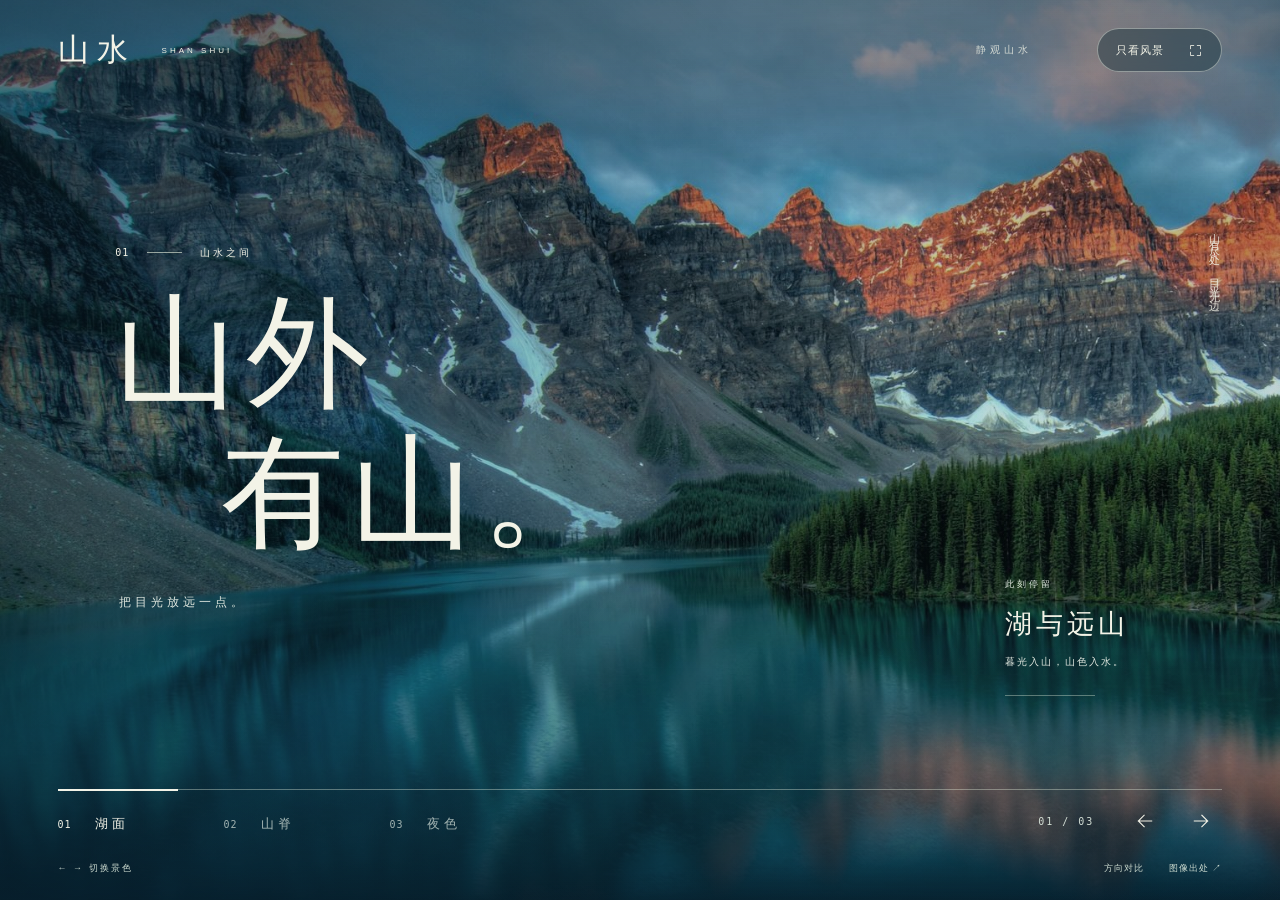
<file: examples/landscape/index.html>
<!doctype html>
<html lang="zh-CN">
<head>
  <meta charset="utf-8">
  <meta name="viewport" content="width=device-width,initial-scale=1">
  <meta name="theme-color" content="#102b31">
  <title>山水 · 山外有山</title>
  <link rel="preload" href="assets/lake-nature.jpg" as="image">
  <link rel="stylesheet" href="styles.css">
</head>
<body>
<main class="stage" id="stage" data-scene="lake" aria-label="山水风景长卷">
  <div class="landscapes" aria-live="off">
    <img id="landscape-a" class="landscape is-visible" src="assets/lake-nature.jpg" alt="暮光照亮山峰，林木与山色倒映在湖面" fetchpriority="high">
    <img id="landscape-b" class="landscape" alt="" aria-hidden="true">
  </div>
  <div class="shade" aria-hidden="true"></div>
  <header class="topline">
    <a class="brand" href="#lake" data-chrome aria-label="山水，回到湖面">山水<span>SHAN SHUI</span></a>
    <span class="top-caption" data-chrome>静观山水</span>
    <button id="quiet" class="quiet-button" aria-pressed="false"><span id="quiet-label">只看风景</span><svg viewBox="0 0 24 24" aria-hidden="true"><path d="M9 4H4v5M15 4h5v5M4 15v5h5M20 15v5h-5"/></svg></button>
  </header>
  <section class="composition" data-chrome aria-labelledby="scene-title">
    <div class="title-group">
      <p class="overline"><span id="chapter-number">01</span><span class="small-rule"></span><span>山水之间</span></p>
      <h1 id="scene-title"><span id="title-first">山外</span><span id="title-second">有山。</span></h1>
      <p class="scene-line" id="scene-line">把目光放远一点。</p>
    </div>
    <aside class="scene-note"><span>此刻停留</span><h2 id="scene-name">湖与远山</h2><p id="scene-detail">暮光入山，山色入水。</p><span class="note-rule" aria-hidden="true"></span></aside>
    <p class="vertical-caption" aria-hidden="true">山有尽处，目光无边</p>
  </section>
  <footer class="footer" data-chrome>
    <div class="chapter-row">
      <nav class="chapters" aria-label="选择风景章节">
        <button data-scene="lake" aria-pressed="true" aria-label="湖面，第1景"><span>01</span><b>湖面</b></button>
        <button data-scene="ridge" aria-pressed="false" aria-label="山脊，第2景"><span>02</span><b>山脊</b></button>
        <button data-scene="night" aria-pressed="false" aria-label="夜色，第3景"><span>03</span><b>夜色</b></button>
      </nav>
      <div class="traverse"><span id="progress">01 / 03</span><button id="previous" aria-label="上一景"><svg viewBox="0 0 24 24" aria-hidden="true"><path d="M20 12H4m7-7-7 7 7 7"/></svg></button><button id="next" aria-label="下一景"><svg viewBox="0 0 24 24" aria-hidden="true"><path d="M4 12h16m-7-7 7 7-7 7"/></svg></button></div>
    </div>
    <div class="footnotes"><span class="keyboard-hint">← → 切换景色</span><a href="explorations/index.html">方向对比</a><a href="sources.html">图像出处 ↗</a></div>
  </footer>
  <div class="load-error" id="load-error" hidden role="alert"><span id="error-message">画面未能加载，仍保留上一景。</span><button id="retry">重试</button></div>
  <p class="sr-only" role="status" id="status"></p>
</main>
<noscript><p class="no-script">当前为湖面静态景色；切换景色需要浏览器启用 JavaScript。</p></noscript>
<script src="app.js"></script>
</body>
</html>
</file>
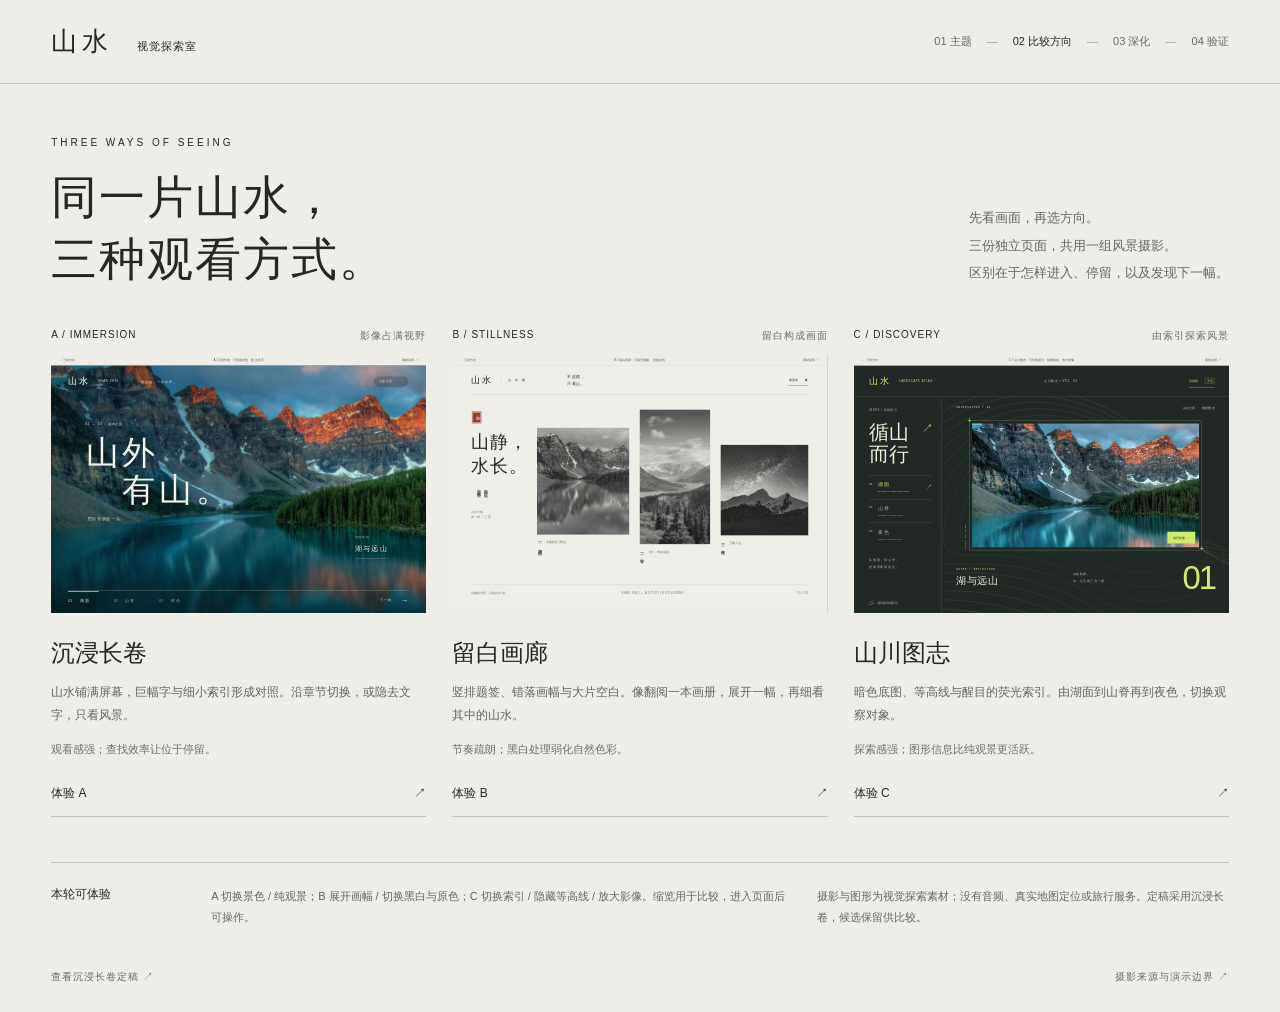
<file: examples/landscape/explorations/index.html>
<!doctype html>
<html lang="zh-CN"><head><meta charset="utf-8"><meta name="viewport" content="width=device-width,initial-scale=1"><title>山水 · 三种观看方式</title><link rel="stylesheet" href="compare.css"></head>
<body>
<header class="masthead"><a class="wordmark" href="../index.html">山水<span>视觉探索室</span></a><span class="step">01 主题 <i>—</i> <b>02 比较方向</b> <i>—</i> 03 深化 <i>—</i> 04 验证</span></header>
<main><div class="intro"><div><span class="eyebrow">THREE WAYS OF SEEING</span><h1>同一片山水，<br>三种观看方式。</h1></div><p>先看画面，再选方向。<br>三份独立页面，共用一组风景摄影。<br>区别在于怎样进入、停留，以及发现下一幅。</p></div>
<div class="candidates">
<article><div class="caption"><span>A / IMMERSION</span><span>影像占满视野</span></div><a class="preview" href="a.html" aria-label="打开 A 沉浸长卷"><iframe src="a.html?preview" title="A 沉浸长卷缩览" tabindex="-1" inert></iframe><span class="open">进入长卷 ↗</span></a><div class="description"><h2>沉浸长卷</h2><p>山水铺满屏幕，巨幅字与细小索引形成对照。沿章节切换，或隐去文字，只看风景。</p><p class="tradeoff">观看感强；查找效率让位于停留。</p><a href="a.html">体验 A <span>↗</span></a></div></article>
<article><div class="caption"><span>B / STILLNESS</span><span>留白构成画面</span></div><a class="preview" href="b.html" aria-label="打开 B 留白画廊"><iframe src="b.html?preview" title="B 留白画廊缩览" tabindex="-1" inert></iframe><span class="open">步入画廊 ↗</span></a><div class="description"><h2>留白画廊</h2><p>竖排题签、错落画幅与大片空白。像翻阅一本画册，展开一幅，再细看其中的山水。</p><p class="tradeoff">节奏疏朗；黑白处理弱化自然色彩。</p><a href="b.html">体验 B <span>↗</span></a></div></article>
<article><div class="caption"><span>C / DISCOVERY</span><span>由索引探索风景</span></div><a class="preview" href="c.html" aria-label="打开 C 山川图志"><iframe src="c.html?preview" title="C 山川图志缩览" tabindex="-1" inert></iframe><span class="open">展开图志 ↗</span></a><div class="description"><h2>山川图志</h2><p>暗色底图、等高线与醒目的荧光索引。由湖面到山脊再到夜色，切换观察对象。</p><p class="tradeoff">探索感强；图形信息比纯观景更活跃。</p><a href="c.html">体验 C <span>↗</span></a></div></article>
</div>
<aside class="scope"><b>本轮可体验</b><p>A 切换景色 / 纯观景；B 展开画幅 / 切换黑白与原色；C 切换索引 / 隐藏等高线 / 放大影像。缩览用于比较，进入页面后可操作。</p><p>摄影与图形为视觉探索素材；没有音频、真实地图定位或旅行服务。定稿采用沉浸长卷，候选保留供比较。</p></aside>
<footer><a href="../index.html">查看沉浸长卷定稿 ↗</a><a href="../sources.html">摄影来源与演示边界 ↗</a></footer></main>
<script>const observer=new ResizeObserver(entries=>{for(const entry of entries){const frame=entry.target.querySelector('iframe');frame.style.transform=`scale(${entry.contentRect.width/1280})`;entry.target.style.height=`${entry.contentRect.width*880/1280}px`;}});document.querySelectorAll('.preview').forEach(el=>observer.observe(el));</script>
</body></html>
</file>
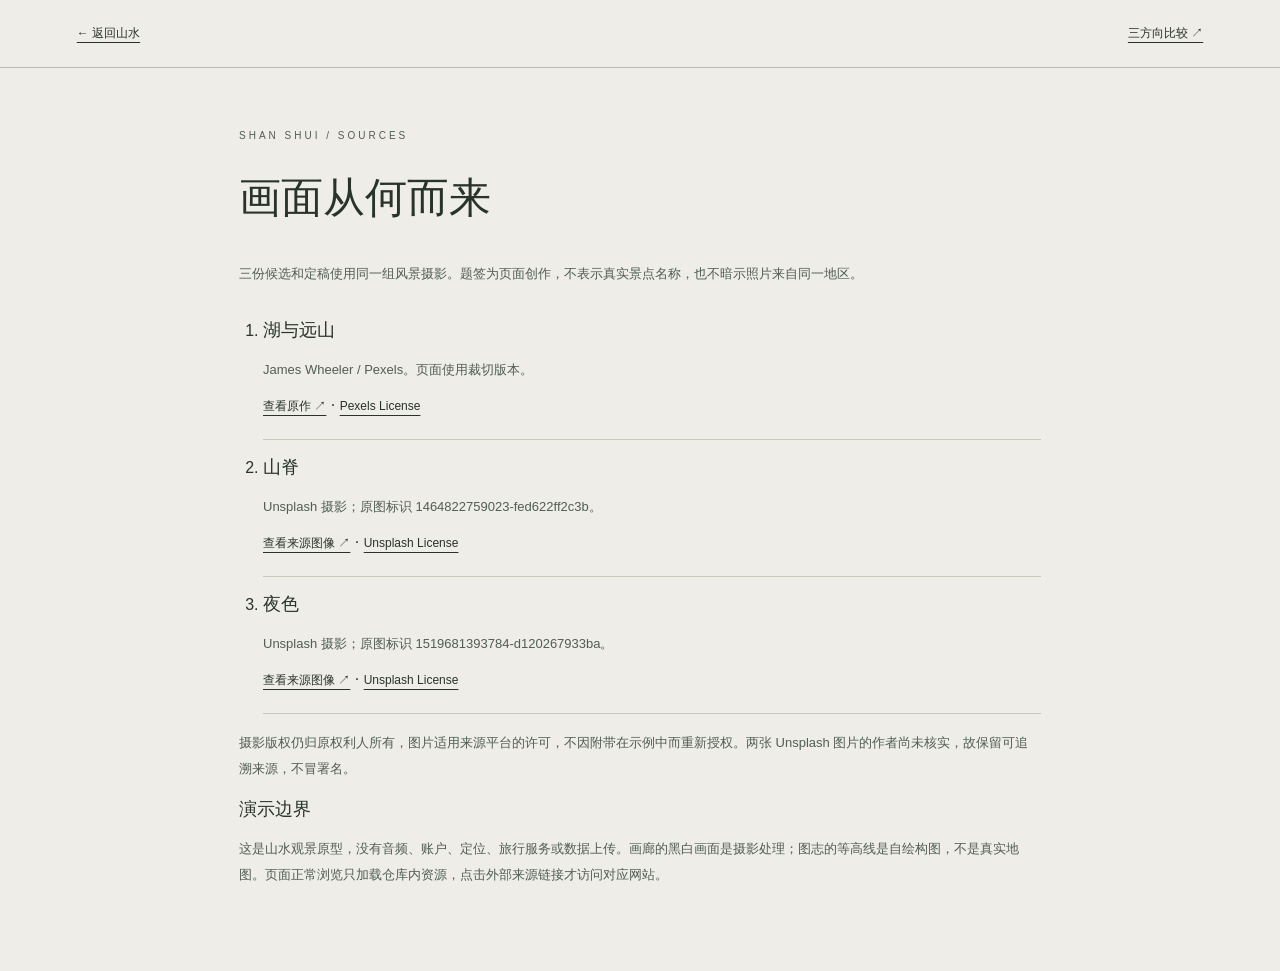
<file: examples/landscape/sources.html>
<!doctype html>
<html lang="zh-CN"><head><meta charset="utf-8"><meta name="viewport" content="width=device-width,initial-scale=1"><title>山水 · 图像出处</title><link rel="stylesheet" href="sources.css"></head><body>
<header><a href="index.html">← 返回山水</a><a href="explorations/index.html">三方向比较 ↗</a></header>
<main><p class="eyebrow">SHAN SHUI / SOURCES</p><h1>画面从何而来</h1><p>三份候选和定稿使用同一组风景摄影。题签为页面创作，不表示真实景点名称，也不暗示照片来自同一地区。</p>
<ol><li><h2>湖与远山</h2><p>James Wheeler / Pexels。页面使用裁切版本。</p><a href="https://www.pexels.com/photo/lake-and-mountain-417074/" target="_blank" rel="noreferrer">查看原作 ↗</a> · <a href="https://www.pexels.com/license/" target="_blank" rel="noreferrer">Pexels License</a></li><li><h2>山脊</h2><p>Unsplash 摄影；原图标识 1464822759023-fed622ff2c3b。</p><a href="https://images.unsplash.com/photo-1464822759023-fed622ff2c3b" target="_blank" rel="noreferrer">查看来源图像 ↗</a> · <a href="https://unsplash.com/license" target="_blank" rel="noreferrer">Unsplash License</a></li><li><h2>夜色</h2><p>Unsplash 摄影；原图标识 1519681393784-d120267933ba。</p><a href="https://images.unsplash.com/photo-1519681393784-d120267933ba" target="_blank" rel="noreferrer">查看来源图像 ↗</a> · <a href="https://unsplash.com/license" target="_blank" rel="noreferrer">Unsplash License</a></li></ol>
<p>摄影版权仍归原权利人所有，图片适用来源平台的许可，不因附带在示例中而重新授权。两张 Unsplash 图片的作者尚未核实，故保留可追溯来源，不冒署名。</p><h2>演示边界</h2><p>这是山水观景原型，没有音频、账户、定位、旅行服务或数据上传。画廊的黑白画面是摄影处理；图志的等高线是自绘构图，不是真实地图。页面正常浏览只加载仓库内资源，点击外部来源链接才访问对应网站。</p></main>
</body></html>
</file>
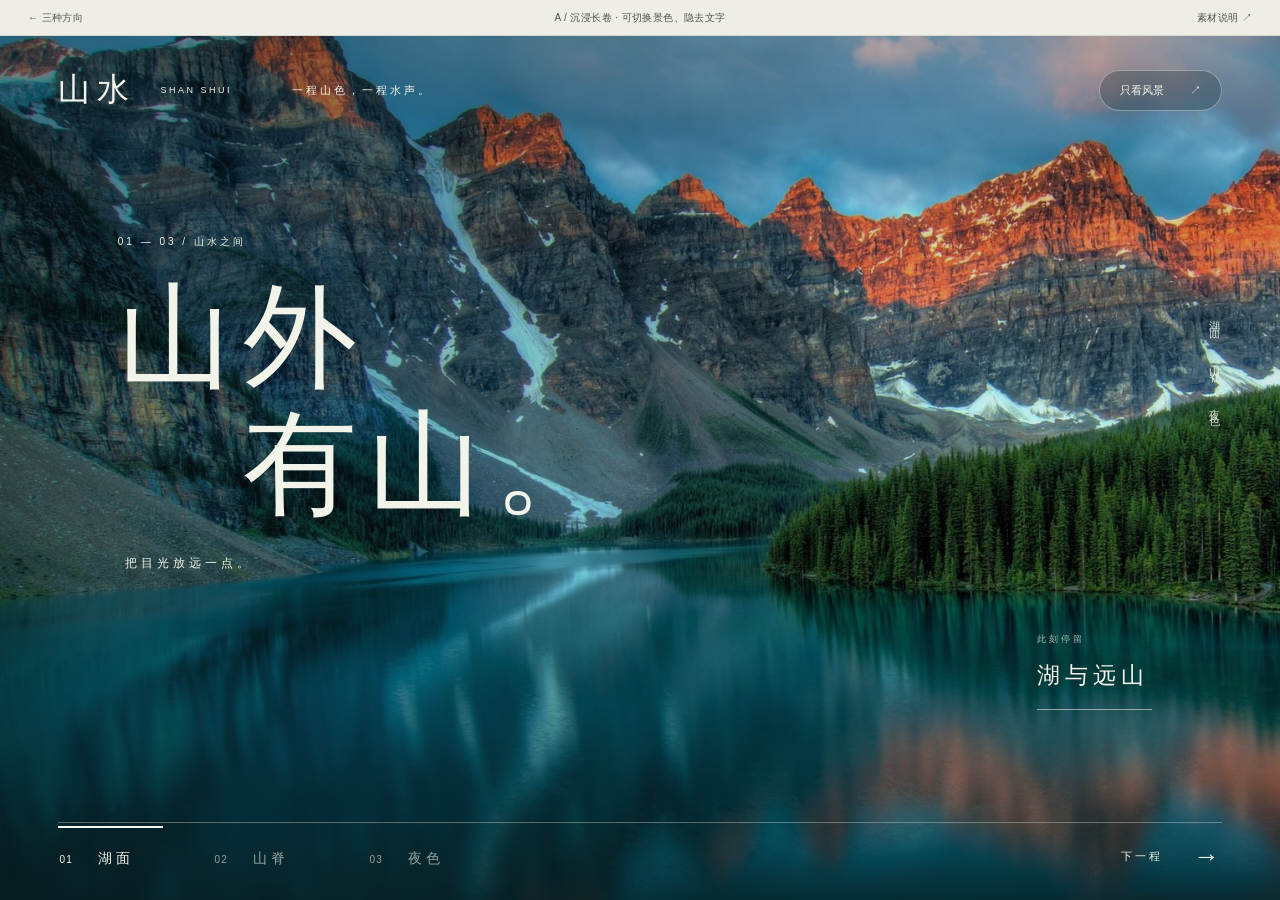
<file: examples/landscape/explorations/a.html>
<!doctype html><html lang="zh-CN"><head><meta charset="utf-8"><meta name="viewport" content="width=device-width,initial-scale=1"><title>A · 沉浸长卷</title><link rel="stylesheet" href="landscape.css"></head><body class="immersion" data-page="a">
<div class="experiment"><a href="index.html">← 三种方向</a><span>A / 沉浸长卷 · 可切换景色、隐去文字</span><a href="../sources.html">素材说明 ↗</a></div>
<main class="cinema"><img class="cinema-image" id="scene-image" src="../assets/lake-nature.jpg" alt="暮光照亮山峰，林木与山色倒映在湖面"><div class="cinema-shade"></div>
<header class="cinema-header"><a href="index.html" class="land-brand">山水<span>SHAN SHUI</span></a><span class="cinema-caption">一程山色，一程水声。</span><button class="quiet-button" id="quiet" aria-pressed="false">只看风景 <span>↗</span></button></header>
<section class="cinema-title"><p><span id="scene-count">01</span> — 03 / 山水之间</p><h1 id="scene-title">山外<br><span>有山。</span></h1><p id="scene-line" class="scene-line">把目光放远一点。</p></section>
<div class="vertical-note">湖面 · 山脊 · 夜色</div><div class="cinema-index"><span>此刻停留</span><b id="scene-name">湖与远山</b><i></i></div>
<footer class="cinema-footer"><div class="scene-nav" aria-label="选择景色"><button data-scene="0" aria-pressed="true"><small>01</small>湖面</button><button data-scene="1" aria-pressed="false"><small>02</small>山脊</button><button data-scene="2" aria-pressed="false"><small>03</small>夜色</button></div><button id="next-scene" class="next-scene" aria-label="下一幅风景">下一程 <span>→</span></button></footer><p class="sr-only" id="scene-status" role="status"></p></main><script src="landscape.js"></script></body></html>
</file>
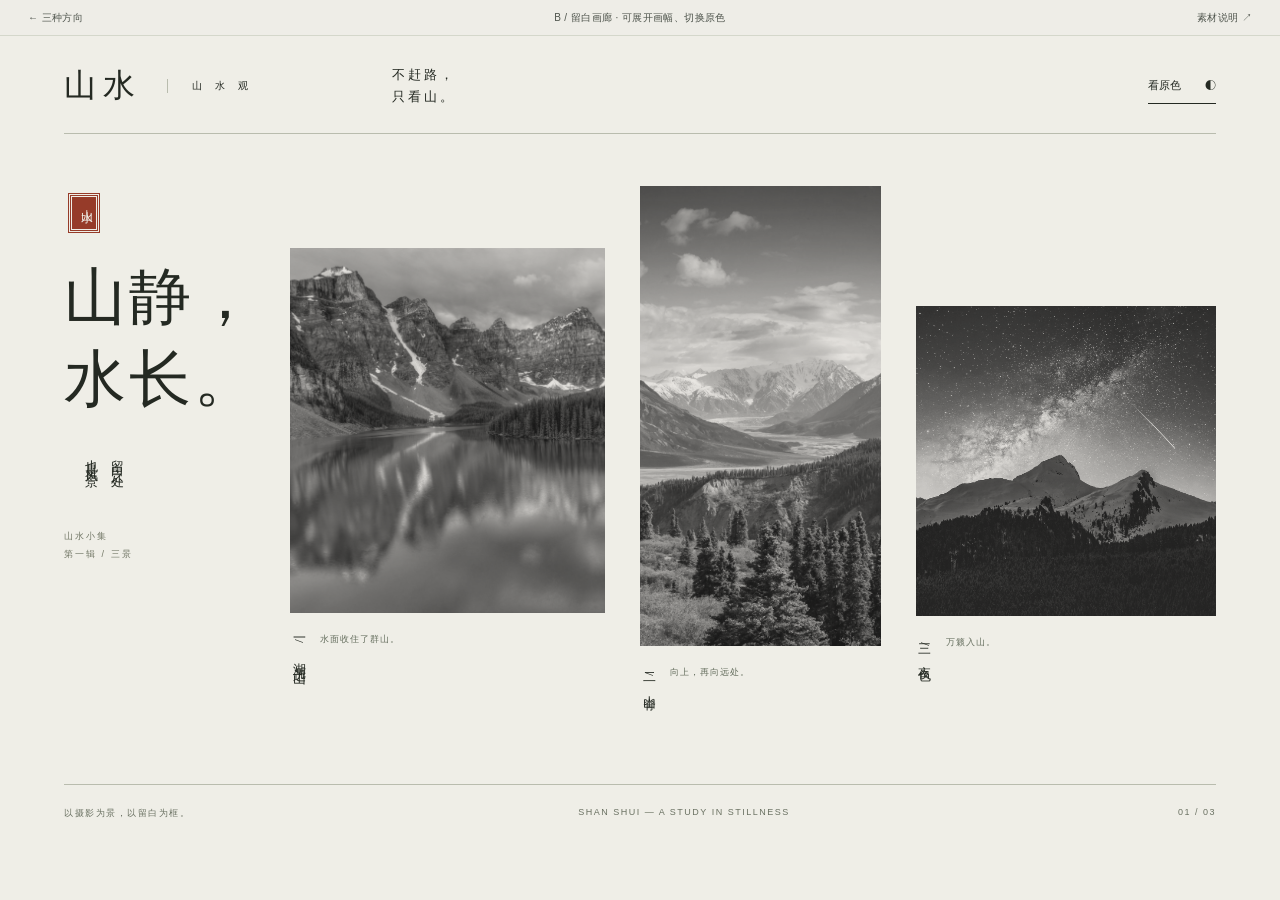
<file: examples/landscape/explorations/b.html>
<!doctype html><html lang="zh-CN"><head><meta charset="utf-8"><meta name="viewport" content="width=device-width,initial-scale=1"><title>B · 留白画廊</title><link rel="stylesheet" href="landscape.css"></head><body class="gallery" data-page="b">
<div class="experiment"><a href="index.html">← 三种方向</a><span>B / 留白画廊 · 可展开画幅、切换原色</span><a href="../sources.html">素材说明 ↗</a></div>
<header class="gallery-header"><a href="index.html" class="land-brand">山水<span>山 水 观</span></a><p>不赶路，<br>只看山。</p><button id="color-mode" class="text-button" aria-pressed="false">看原色 <span>◐</span></button></header>
<main class="gallery-main"><div class="gallery-intro"><span class="seal" aria-hidden="true">山水</span><h1>山静，<br>水长。</h1><p>留白之处，<br>也是风景。</p><span class="edition">山水小集<br>第一辑 / 三景</span></div>
<div class="artworks"><figure class="artwork artwork-one"><button class="art-frame" data-open="0" aria-label="展开画幅：湖与远山"><img src="../assets/lake-nature.jpg" alt="湖面与连绵远山的黑白摄影"><span class="view-art">展开画幅 ↗</span></button><figcaption><span>一 / 湖与远山</span><small>水面收住了群山。</small></figcaption></figure>
<figure class="artwork artwork-two"><button class="art-frame" data-open="1" aria-label="展开画幅：山脊"><img src="../assets/peaks.jpg" alt="层叠山脊的黑白摄影"><span class="view-art">展开画幅 ↗</span></button><figcaption><span>二 / 山脊</span><small>向上，再向远处。</small></figcaption></figure>
<figure class="artwork artwork-three"><button class="art-frame" data-open="2" aria-label="展开画幅：夜色"><img src="../assets/night.jpg" alt="星空下山峰的黑白摄影"><span class="view-art">展开画幅 ↗</span></button><figcaption><span>三 / 夜色</span><small>万籁入山。</small></figcaption></figure></div></main>
<footer class="gallery-footer"><span>以摄影为景，以留白为框。</span><span>SHAN SHUI — A STUDY IN STILLNESS</span><span>01 / 03</span></footer>
<dialog class="image-dialog" id="image-dialog" aria-labelledby="dialog-title"><button class="close-dialog" autofocus>关闭 ×</button><img id="dialog-image" alt=""><p id="dialog-title"></p></dialog><script src="landscape.js"></script></body></html>
</file>
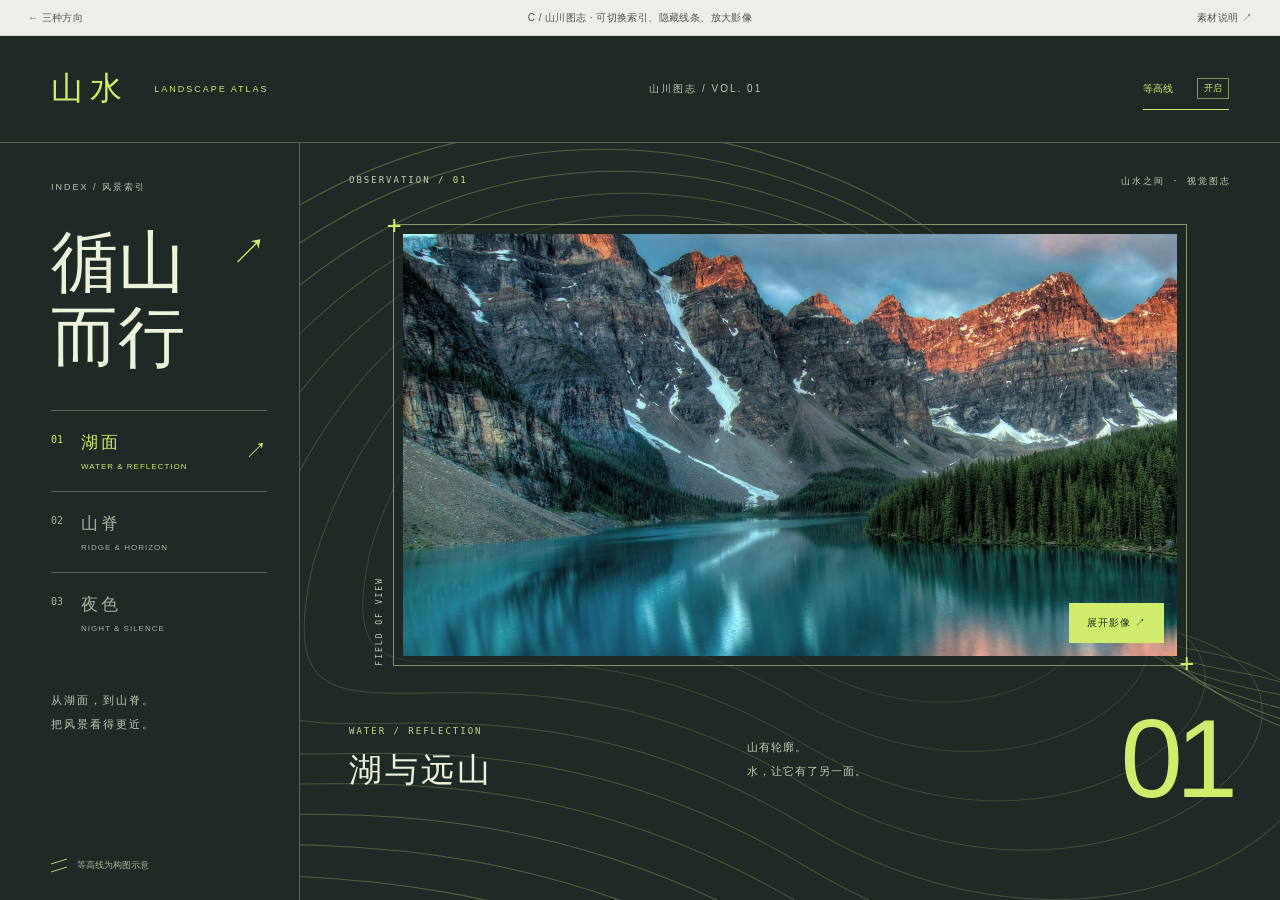
<file: examples/landscape/explorations/c.html>
<!doctype html><html lang="zh-CN"><head><meta charset="utf-8"><meta name="viewport" content="width=device-width,initial-scale=1"><title>C · 山川图志</title><link rel="stylesheet" href="landscape.css"></head><body class="atlas" data-page="c">
<div class="experiment"><a href="index.html">← 三种方向</a><span>C / 山川图志 · 可切换索引、隐藏线条、放大影像</span><a href="../sources.html">素材说明 ↗</a></div>
<header class="atlas-header"><a href="index.html" class="land-brand">山水<span>LANDSCAPE ATLAS</span></a><span class="atlas-edition">山川图志 / VOL. 01</span><button id="contour-toggle" class="text-button" aria-pressed="true">等高线 <span>开启</span></button></header>
<main class="atlas-main"><aside class="atlas-rail"><span class="atlas-label">INDEX / 风景索引</span><h1>循山<br>而行<span>↗</span></h1><nav aria-label="选择风景索引"><button data-scene="0" aria-pressed="true"><span>01</span><div><strong>湖面</strong><small>WATER & REFLECTION</small></div><i>↗</i></button><button data-scene="1" aria-pressed="false"><span>02</span><div><strong>山脊</strong><small>RIDGE & HORIZON</small></div><i>↗</i></button><button data-scene="2" aria-pressed="false"><span>03</span><div><strong>夜色</strong><small>NIGHT & SILENCE</small></div><i>↗</i></button></nav><p class="atlas-note">从湖面，到山脊。<br>把风景看得更近。</p><span class="map-key"><i></i> 等高线为构图示意</span></aside>
<section class="atlas-stage" aria-label="山水影像"><svg class="contours" viewBox="0 0 1000 850" preserveAspectRatio="xMidYMid slice" aria-hidden="true"><g fill="none" stroke="currentColor" stroke-width="1"><path id="contour" d="M-200 540C-100 200 200 0 530 130S620 560 1030 630S1000 1150 520 860S-280 900-200 540Z"/><use href="#contour" transform="translate(35 25) scale(.93)"/><use href="#contour" transform="translate(70 50) scale(.86)"/><use href="#contour" transform="translate(105 75) scale(.79)"/><use href="#contour" transform="translate(140 100) scale(.72)"/><use href="#contour" transform="translate(175 125) scale(.65)"/><use href="#contour" transform="translate(210 150) scale(.58)"/><use href="#contour" transform="translate(245 175) scale(.51)"/><use href="#contour" transform="translate(280 200) scale(.44)"/><use href="#contour" transform="translate(315 225) scale(.37)"/></g></svg>
<div class="atlas-coordinates"><span>OBSERVATION / <b id="atlas-number">01</b></span><span>山水之间 · 视觉图志</span></div><div class="atlas-photo"><img id="scene-image" src="../assets/lake-nature.jpg" alt="远山倒映在湖面上"><span class="crosshair top-left">+</span><span class="crosshair bottom-right">+</span><button data-open="active" aria-label="放大当前影像">展开影像 ↗</button><span class="photo-tag">FIELD OF VIEW</span></div>
<div class="atlas-bottom"><div><p id="atlas-subtitle">WATER / REFLECTION</p><h2 id="scene-name">湖与远山</h2></div><span class="atlas-description" id="atlas-description">山有轮廓。<br>水，让它有了另一面。</span><b class="atlas-large-number" id="scene-count">01</b></div><p class="sr-only" id="scene-status" role="status"></p></section></main>
<dialog class="image-dialog" id="image-dialog" aria-labelledby="dialog-title"><button class="close-dialog" autofocus>关闭 ×</button><img id="dialog-image" alt=""><p id="dialog-title"></p></dialog><script src="landscape.js"></script></body></html>
</file>
<file: examples/landscape/styles.css>
:root{color-scheme:dark;--paper:#f3f3e7;--soft:#e0e7df;--line:#eff5e35c;--ink:#102b31;--fade:720ms;font-family:"Segoe UI","Microsoft YaHei",sans-serif}
*{box-sizing:border-box}body{margin:0;background:var(--ink);color:var(--paper)}button,a{-webkit-tap-highlight-color:transparent}a{color:inherit;text-decoration:none}button{font:inherit;color:inherit;cursor:pointer}button:focus-visible,a:focus-visible{outline:2px solid #fffde7;outline-offset:5px}button:disabled{cursor:wait}svg{display:block;width:20px;height:20px;fill:none;stroke:currentColor;stroke-width:1.3;stroke-linecap:square}button{min-height:44px}.stage{position:relative;isolation:isolate;display:flex;flex-direction:column;min-height:max(670px,100svh);overflow:hidden}.landscapes,.landscape,.shade{position:absolute;inset:0;width:100%;height:100%}.landscapes{z-index:-3;background:var(--ink)}.landscape{object-fit:cover;object-position:var(--desktop-position,50% 17%);opacity:0;transition:opacity var(--fade) cubic-bezier(.22,.6,.36,1);filter:saturate(.83);will-change:opacity}.landscape.is-visible{opacity:1}.shade{z-index:-2;pointer-events:none;background:linear-gradient(90deg,#071e2b86 0%,#0b242c24 58%,#081c2929),linear-gradient(0deg,#061c29ee 0%,#10242b70 15%,transparent 48%,#10242b26 85%,#0c202c68 100%);transition:opacity .4s}.stage[data-scene=night] .shade{opacity:.78}.topline{display:flex;align-items:center;gap:30px;padding:28px 4.5%;min-height:100px}.brand{display:flex;align-items:center;gap:26px;font-family:"STSong","SimSun",serif;font-size:31px;letter-spacing:8px;white-space:nowrap}.brand>span{font-family:Arial,sans-serif;letter-spacing:3px;font-size:8px}.top-caption{font-size:10px;letter-spacing:4px;margin-left:auto;margin-right:35px;opacity:.8}.quiet-button{display:flex;align-items:center;gap:24px;background:#142e3870;border:1px solid #eef3e870;border-radius:28px;padding:0 18px;font-size:11px;letter-spacing:1px;backdrop-filter:blur(12px)}.quiet-button svg{width:15px;height:15px}.quiet-button:hover{background:#173340c9}.composition{position:relative;flex:1;display:grid;grid-template-columns:1.4fr 1fr;align-items:center;padding:35px 9% 55px;gap:45px}.title-group{padding:8px 0 20px}.overline{display:flex;align-items:center;gap:18px;font-size:10px;letter-spacing:3px;margin:0 0 24px}.overline>span:first-child{font-family:Consolas,monospace;letter-spacing:1px}.small-rule{height:1px;width:35px;background:#e9f0df9c}h1{font-family:"STSong","SimSun",serif;font-size:clamp(88px,9.6vw,148px);font-weight:400;letter-spacing:.06em;line-height:1.14;margin:0;text-shadow:0 2px 28px #0d242330}h1>span{display:block;white-space:nowrap}h1>span+span{margin-left:.86em}.scene-line{font-size:12px;letter-spacing:4px;margin:30px 0 0 4px;color:var(--soft)}.scene-note{align-self:end;justify-self:end;min-width:160px;padding-bottom:38px}.scene-note>span:first-child{font-size:9px;letter-spacing:3px;color:var(--soft)}.scene-note h2{font-family:"STSong","SimSun",serif;font-size:27px;letter-spacing:4px;font-weight:400;margin:15px 0 10px}.scene-note p{font-size:10px;letter-spacing:2px;line-height:1.9;color:var(--soft);margin:0}.note-rule{display:block;width:90px;height:1px;background:var(--line);margin-top:24px}.vertical-caption{position:absolute;right:4.5%;top:18%;writing-mode:vertical-rl;font-family:"STSong","SimSun",serif;font-size:11px;letter-spacing:7px;opacity:.9;margin:0}.footer{margin:0 4.5%;padding-bottom:16px}.chapter-row{border-top:1px solid var(--line);display:flex;align-items:stretch;justify-content:space-between;gap:30px}.chapters{display:flex;gap:46px}.chapters button{display:flex;align-items:center;gap:23px;position:relative;min-width:120px;padding:25px 0 19px;background:none;border:0;text-align:left;color:#d8e3dcba}.chapters button::before{content:"";height:2px;position:absolute;top:-1px;left:0;width:0;background:var(--paper);transition:width .3s}.chapters button[aria-pressed=true]::before{width:100%}.chapters button[aria-pressed=true]{color:var(--paper)}.chapters button span{font:10px Consolas,monospace;letter-spacing:1px}.chapters button b{font-size:13px;letter-spacing:4px;font-weight:400}.chapters button:hover{color:#fff}.traverse{display:flex;gap:12px;align-items:center}.traverse>span{font:10px Consolas,monospace;letter-spacing:2px;color:#d3ded5;margin-right:16px}.traverse button{width:44px;padding:12px;background:none;border:1px solid transparent;border-radius:50%}.traverse button:hover{border-color:var(--line);background:#10273380}.footnotes{display:flex;gap:25px;align-items:center;font-size:9px;letter-spacing:1px;color:#ccdacf}.keyboard-hint{margin-right:auto;letter-spacing:2px}.footnotes a{display:flex;align-items:center;min-height:32px}.footnotes a:hover{text-decoration:underline;text-underline-offset:5px}[data-chrome]{transition:opacity .35s}.is-quiet [data-chrome]{opacity:0;pointer-events:none}.is-quiet .shade{opacity:0!important}.is-quiet .quiet-button{margin-left:auto}.is-quiet .stage{height:100svh;min-height:100svh}.load-error{position:absolute;top:95px;left:50%;transform:translateX(-50%);background:#172c31eb;border:1px solid #d2dcd09c;padding:10px 12px 10px 20px;display:flex;align-items:center;gap:20px;max-width:calc(100% - 36px);font-size:12px;box-shadow:0 8px 40px #08202955}.load-error[hidden]{display:none}.load-error button{border:1px solid var(--line);background:none;padding:0 14px;white-space:nowrap}.stage[aria-busy=true] .quiet-button{border-color:#f1f6e9}.sr-only{position:absolute;width:1px;height:1px;padding:0;margin:-1px;overflow:hidden;clip:rect(0,0,0,0);white-space:nowrap;border:0}.no-script{padding:15px 5%;font-size:12px}
@media(min-width:1800px){.composition{padding-left:12%;padding-right:12%}.scene-note{padding-bottom:70px}h1{font-size:166px}.topline{padding-top:35px;padding-bottom:35px}.footer{padding-bottom:24px}}
@media(max-width:1050px){.composition{padding-left:8%;padding-right:8%;gap:22px}h1{font-size:105px}.scene-note{min-width:135px;padding-bottom:15px}.scene-note h2{font-size:23px}.scene-note p{font-size:9px;letter-spacing:1px}.top-caption{display:none}.quiet-button{margin-left:auto}.chapters{gap:28px}.chapters button{min-width:104px;gap:20px}.traverse{gap:4px}.traverse>span{margin-right:5px;font-size:9px}}
@media(max-width:700px){.stage{min-height:max(660px,100svh)}.topline{padding:20px 6%;min-height:83px;gap:15px}.brand{font-size:27px;letter-spacing:5px;gap:15px}.brand>span{font-size:7px;letter-spacing:2px}.quiet-button{padding:0 13px;gap:15px;font-size:10px}.quiet-button svg{width:13px;height:13px}.composition{grid-template-columns:1fr;gap:0;padding:25px 8% 26px;align-content:center}.title-group{padding:0}.overline{font-size:9px;letter-spacing:2px;gap:12px;margin-bottom:22px}.small-rule{width:23px}h1{font-size:clamp(74px,21vw,108px);line-height:1.18;letter-spacing:.03em}h1>span+span{margin-left:.6em}.scene-line{font-size:11px;letter-spacing:2px;margin:25px 0 0 2px}.scene-note{padding:0;min-width:0;justify-self:end;margin:35px 0 0}.scene-note>span:first-child{font-size:8px;letter-spacing:2px}.scene-note h2{font-size:21px;margin:10px 0 0;letter-spacing:3px}.scene-note p,.note-rule{display:none}.vertical-caption{font-size:9px;letter-spacing:5px;right:6%;top:10%}.footer{margin:0 6%;padding-bottom:9px}.chapter-row{display:block}.chapters{gap:20px;justify-content:space-between}.chapters button{flex:1;min-width:0;gap:13px;padding:21px 0 18px}.chapters button b{font-size:12px;letter-spacing:3px}.chapters button span{font-size:9px}.traverse{display:none}.footnotes{font-size:8px;gap:23px;justify-content:flex-end}.keyboard-hint{display:none}.landscape{object-position:var(--mobile-position,53% 50%)}.load-error{top:88px;left:18px;transform:none;font-size:11px;gap:12px;padding:8px 12px}.is-quiet .topline{align-items:flex-start}.is-quiet .composition,.is-quiet .footer{display:none}.is-quiet .brand{display:none}}
@media(max-height:600px) and (min-width:701px){.stage{min-height:650px}.composition{padding-top:5px;padding-bottom:28px}h1{font-size:90px}.scene-note{padding-bottom:10px}}
@media(prefers-reduced-motion:reduce){*,*::before,*::after{transition:none!important;animation:none!important;scroll-behavior:auto!important}.landscape{will-change:auto}}
</file>
<file: examples/landscape/explorations/compare.css>
*{box-sizing:border-box}body{margin:0;background:#eeede7;color:#252822;font-family:"Segoe UI","Microsoft YaHei",sans-serif}a{color:inherit;text-decoration:none}a:focus-visible{outline:3px solid #71583c;outline-offset:5px}.masthead{padding:24px 4%;display:flex;align-items:center;justify-content:space-between;border-bottom:1px solid #c9cbc2}.wordmark{font-family:"STSong","SimSun",serif;font-size:26px;letter-spacing:5px}.wordmark span{font:11px "Microsoft YaHei",sans-serif;letter-spacing:1px;margin-left:24px}.step{font-size:11px;color:#666a60}.step i{font-style:normal;margin:0 12px;color:#9d9f96}.step b{font-weight:500;color:#242722}main{padding:0 4%;max-width:1920px;margin:auto}.intro{display:flex;justify-content:space-between;align-items:end;padding:48px 0 38px}.eyebrow{font-size:10px;letter-spacing:3px}.intro h1{font-family:"STSong","SimSun",serif;font-weight:400;line-height:1.35;font-size:46px;letter-spacing:2px;margin:17px 0 0}.intro>p{font-size:13px;color:#64685e;line-height:2.1;margin:0 0 5px}.candidates{display:grid;grid-template-columns:repeat(3,minmax(0,1fr));gap:26px}.caption{display:flex;justify-content:space-between;font-size:10px;letter-spacing:1px;margin-bottom:12px}.caption span:last-child{color:#6c7066}.preview{display:block;position:relative;background:#d2d6cb;overflow:hidden;isolation:isolate}.preview iframe{width:1280px;height:880px;border:0;transform-origin:top left;pointer-events:none;position:absolute;top:0;left:0}.open{position:absolute;bottom:14px;right:14px;padding:10px 15px;background:#f4f4e9;color:#242820;font-size:11px;border:1px solid #cbd0c4;opacity:0;transform:translateY(5px);transition:.15s}.preview:hover .open,.preview:focus-visible .open{opacity:1;transform:none}.description h2{font-size:24px;font-family:"STSong","SimSun",serif;font-weight:400;margin:24px 0 12px}.description p{font-size:12px;color:#62675f;line-height:1.9;max-width:38em}.description .tradeoff{font-size:11px;color:#6c7066}.description>a{display:flex;justify-content:space-between;padding:14px 0;border-bottom:1px solid #bfc3b8;font-size:12px}.scope{display:grid;grid-template-columns:130px 1.4fr 1fr;gap:30px;border-top:1px solid #bfc3b8;margin-top:45px;padding:23px 0}.scope b{font-size:12px;font-weight:500}.scope p{font-size:11px;line-height:1.9;color:#63685e;margin:0}footer{display:flex;justify-content:space-between;font-size:10px;letter-spacing:1px;color:#686c62;padding:20px 0 28px}@media(max-width:900px){.candidates{gap:16px}.intro h1{font-size:38px}.intro>p{max-width:250px}.caption span:last-child{display:none}.scope{grid-template-columns:100px 1fr}.scope p:last-child{grid-column:2}}@media(max-width:650px){.masthead{padding:18px 6%}.step{display:none}main{padding:0 6%}.intro{display:block;padding-top:34px}.intro h1{font-size:36px}.intro>p{margin-top:20px}.candidates{grid-template-columns:1fr;gap:34px}.description h2{margin-top:17px}.caption span:last-child{display:block}.scope{display:block}.scope p{margin-top:12px}footer{gap:14px;font-size:9px}.open{opacity:1}}
</file>
<file: examples/landscape/sources.css>
*{box-sizing:border-box}body{margin:0;background:#eeede7;color:#283329;font-family:"Segoe UI","Microsoft YaHei",sans-serif}header{display:flex;justify-content:space-between;gap:20px;padding:25px 6%;border-bottom:1px solid #b5beb1;font-size:12px}a{color:inherit;text-underline-offset:5px}main{max-width:850px;padding:48px 24px 70px;margin:auto}.eyebrow{font-size:10px;letter-spacing:3px}h1{font-family:SimSun,serif;font-weight:400;font-size:42px;margin:24px 0 35px}h2{font-size:18px;font-weight:500}p{font-size:13px;line-height:2;color:#515e50}ol{padding-left:24px}li{padding:15px 0 24px;border-bottom:1px solid #c4cabc}li a{font-size:12px;overflow-wrap:anywhere}li h2{margin-top:0}a:focus-visible{outline:2px solid #365334;outline-offset:5px}@media(max-width:500px){header{padding:20px 6%;font-size:11px}main{padding-top:30px}h1{font-size:34px}}
</file>
<file: examples/landscape/explorations/landscape.css>
@charset "UTF-8";
:root{font-family:"Segoe UI","Microsoft YaHei",sans-serif;color-scheme:light}*{box-sizing:border-box}body{margin:0}a{color:inherit;text-decoration:none}button{font:inherit;cursor:pointer}button,a{-webkit-tap-highlight-color:transparent}button:focus-visible,a:focus-visible{outline:2px solid currentColor;outline-offset:5px}button{color:inherit}img{display:block;max-width:100%}.sr-only{position:absolute;width:1px;height:1px;padding:0;margin:-1px;overflow:hidden;clip:rect(0,0,0,0);white-space:nowrap;border:0}.experiment{min-height:36px;padding:8px 28px;background:#eeede7;color:#4e544c;font-size:10px;display:flex;align-items:center;justify-content:space-between;gap:16px;line-height:1.8;letter-spacing:.4px;border-bottom:1px solid #d4d7cb}.experiment>a{white-space:nowrap}.land-brand{font-family:"STSong","SimSun",serif;font-size:32px;letter-spacing:7px;display:flex;align-items:center;gap:25px;white-space:nowrap}.land-brand>span{font-family:Arial,sans-serif;font-size:9px;letter-spacing:2.5px}.text-button{background:none;border:0;border-bottom:1px solid currentColor;padding:10px 0;font-size:11px;display:flex;align-items:center;gap:24px}.image-dialog{width:min(1100px,94vw);padding:50px 24px 20px;background:#eae9df;border:0;max-height:95dvh;overflow:auto;color:#262c26}.image-dialog::backdrop{background:#08100dea;backdrop-filter:blur(8px)}.image-dialog img{height:min(70dvh,760px);width:100%;object-fit:contain}.image-dialog p{font-size:13px;text-align:center;letter-spacing:3px}.close-dialog{position:absolute;right:24px;top:15px;background:none;border:0;padding:4px 0;font-size:12px}
/* A: image-led, edge-to-edge chapter sequence. */
.immersion{background:#1a3235;color:#f3f4e9}.cinema{height:calc(100svh - 36px);min-height:660px;position:relative;isolation:isolate;overflow:hidden}.cinema-image{position:absolute;width:100%;height:100%;object-fit:cover;object-position:center 25%;z-index:-3;transition:opacity .4s}.cinema-shade{position:absolute;inset:0;z-index:-2;background:linear-gradient(90deg,rgba(7,25,28,.46),rgba(6,24,28,.02) 68%),linear-gradient(0deg,rgba(7,24,25,.82),transparent 40%,rgba(12,30,34,.22))}.cinema-header{padding:32px 4.5%;display:flex;align-items:center;justify-content:space-between;gap:25px}.cinema-caption{font-size:11px;letter-spacing:3px;margin-right:auto;margin-left:35px}.quiet-button{border:1px solid #edf3e666;background:#132b2e40;border-radius:30px;padding:12px 20px;font-size:11px;display:flex;gap:26px;align-items:center;backdrop-filter:blur(8px)}.cinema-title{position:absolute;left:9.2%;top:23%;transition:opacity .25s}.cinema-title>p:first-child{font-size:10px;letter-spacing:3px;margin:0 0 25px}.cinema-title h1{font-family:"STSong","SimSun",serif;font-weight:400;font-size:clamp(72px,8.9vw,154px);line-height:1.12;letter-spacing:.1em;margin:0}.cinema-title h1 span{padding-left:1.1em}.cinema-title .scene-line{font-size:12px;letter-spacing:4px;margin:26px 0 0 7px}.vertical-note{position:absolute;right:4.5%;top:32%;writing-mode:vertical-rl;letter-spacing:7px;font-size:11px;opacity:.9}.cinema-index{position:absolute;right:10%;bottom:22%;display:flex;flex-direction:column;gap:14px}.cinema-index span{font-size:9px;letter-spacing:3px;opacity:.7}.cinema-index b{font-family:"STSong","SimSun",serif;letter-spacing:5px;font-size:23px;font-weight:400}.cinema-index i{height:1px;width:115px;background:#d9e4dba0;margin-top:4px}.cinema-footer{position:absolute;bottom:0;left:4.5%;right:4.5%;border-top:1px solid #f3f3e655;display:flex;align-items:center;justify-content:space-between;padding:0 0 28px}.scene-nav{display:flex;gap:50px}.scene-nav button{background:none;border:0;border-top:2px solid transparent;margin-top:-1px;padding:22px 2px 0;min-width:105px;text-align:left;font-size:14px;letter-spacing:4px;opacity:.6}.scene-nav button[aria-pressed=true]{border-top-color:#f5f6ed;opacity:1}.scene-nav small{font:10px Arial;letter-spacing:1px;margin-right:25px}.next-scene{font-size:11px;background:none;border:0;letter-spacing:3px;display:flex;gap:30px;align-items:center;padding:18px 0 0}.next-scene span{font-size:26px}.quiet .cinema-title,.quiet .cinema-index,.quiet .vertical-note,.quiet .cinema-caption,.quiet .cinema-footer,.quiet .land-brand{opacity:0;pointer-events:none}.quiet .cinema-shade{opacity:.15}.quiet .cinema-header{justify-content:flex-end}.quiet .land-brand,.quiet .cinema-caption{display:none}
/* B: asymmetric photographic gallery, generous paper margins. */
.gallery{background:#efeee7;color:#242922;--paper:#efeee7}.gallery-header{display:flex;justify-content:space-between;align-items:center;gap:24px;margin:0 5%;padding:28px 0 25px;border-bottom:1px solid #b9bcae}.gallery-header .land-brand{font-size:32px}.gallery-header .land-brand>span{font-size:10px;letter-spacing:5px;border-left:1px solid #b9bcae;padding-left:24px}.gallery-header>p{font-family:"STSong","SimSun",serif;font-size:13px;letter-spacing:3px;line-height:1.7;margin:0 auto 0 10%}.gallery .text-button{font-size:11px}.gallery-main{min-height:650px;display:grid;grid-template-columns:190px minmax(0,1fr);gap:36px;margin:0 5%;padding:46px 0 35px}.gallery-intro{position:relative;padding-top:14px}.seal{display:block;background:#963b29;color:#efeee7;border:3px double #efeee7;outline:1px solid #963b29;width:30px;height:38px;padding:3px;font-family:"SimSun",serif;font-size:12px;line-height:13px;writing-mode:vertical-rl;letter-spacing:2px;margin:0 0 25px 5px}.gallery-intro h1{white-space:nowrap;font-family:"STSong","SimSun",serif;font-size:62px;line-height:1.32;font-weight:400;letter-spacing:3px;margin:0}.gallery-intro>p{writing-mode:vertical-rl;font-family:"STSong","SimSun",serif;line-height:2;letter-spacing:5px;font-size:13px;margin:28px 0 0 14px}.edition{display:block;font-size:9px;line-height:2;letter-spacing:2px;margin-top:40px;color:#717665}.artworks{display:grid;grid-template-columns:1.05fr .8fr 1fr;gap:35px;align-items:start;padding-top:6px}.artwork{margin:0;min-width:0}.artwork-one{margin-top:62px}.artwork-two{margin-top:0}.artwork-three{margin-top:120px}.art-frame{display:block;width:100%;border:0;padding:0;background:#d4d9cd;position:relative;overflow:hidden}.art-frame img{width:100%;height:365px;object-fit:cover;filter:grayscale(1) contrast(.82) sepia(.07);transition:filter .4s,transform .6s}.artwork-one img{object-position:45% center}.artwork-two img{height:460px;object-position:48% center}.artwork-three img{height:310px;object-position:50% 50%}.art-frame:hover img{transform:scale(1.025)}.gallery.color .art-frame img,.gallery.color .image-dialog img{filter:none}.view-art{position:absolute;bottom:16px;left:15px;background:#eeede7e6;padding:9px 13px;font-size:10px;letter-spacing:1px;opacity:0;transition:opacity .2s}.art-frame:hover .view-art,.art-frame:focus-visible .view-art{opacity:1}.artwork figcaption{padding-top:17px;display:flex;gap:12px;align-items:flex-start}.artwork figcaption>span{writing-mode:vertical-rl;font-family:"STSong","SimSun",serif;font-size:13px;letter-spacing:3px;white-space:nowrap}.artwork figcaption>small{font-size:9px;color:#666f5f;letter-spacing:1px;line-height:2}.gallery-footer{margin:0 5%;padding:22px 0;display:flex;gap:20px;justify-content:space-between;border-top:1px solid #b9bcae;font-size:9px;letter-spacing:1.5px;color:#6a7162}.gallery .image-dialog img{filter:grayscale(1) contrast(.88) sepia(.07)}
/* C: indexed atlas; drawn contours are graphic, not geographic data. */
.atlas{background:#1f2925;color:#edf2da;color-scheme:dark}.atlas .experiment{color-scheme:light}.atlas-header{height:107px;display:flex;align-items:center;justify-content:space-between;padding:26px 4%;border-bottom:1px solid #586354;gap:20px}.atlas-header .land-brand{color:#d1ec6d;font-size:32px}.atlas-header .land-brand>span{font-size:9px;letter-spacing:2px}.atlas-edition{font-size:10px;letter-spacing:2px;color:#c0c8b5}.atlas .text-button{color:#d1ec6d;font-size:10px}.atlas .text-button>span{font-size:9px;border:1px solid #82945e;padding:3px 6px}.atlas-main{display:grid;grid-template-columns:300px minmax(0,1fr);min-height:calc(100svh - 143px)}.atlas-rail{padding:38px 32px 28px 17%;border-right:1px solid #586354;display:flex;flex-direction:column}.atlas-label{font-size:9px;letter-spacing:2px;color:#bbc5b1}.atlas-rail h1{font-size:67px;letter-spacing:0;line-height:1.12;font-weight:500;margin:30px 0 36px;position:relative}.atlas-rail h1>span{font-family:Arial;font-size:36px;color:#d1ec6d;position:absolute;right:0;top:8px}.atlas-rail nav{display:flex;flex-direction:column;gap:0}.atlas-rail nav button{border:0;border-top:1px solid #5c6855;background:none;text-align:left;display:flex;align-items:center;gap:18px;padding:20px 0;color:#a6b29f}.atlas-rail nav button[aria-pressed=true]{color:#d1ec6d}.atlas-rail nav button>span{font:10px Consolas,monospace;align-self:start;padding-top:3px}.atlas-rail nav strong{font-size:17px;letter-spacing:3px;font-weight:400;display:block;margin-bottom:8px}.atlas-rail nav small{font-size:8px;letter-spacing:1px;display:block}.atlas-rail nav i{margin-left:auto;font-style:normal;font-size:22px;opacity:0}.atlas-rail nav button[aria-pressed=true] i{opacity:1}.atlas-note{font-size:11px;line-height:2.2;letter-spacing:2px;margin:35px 0 40px;color:#c1cbb7}.map-key{display:flex;align-items:center;gap:10px;font-size:9px;color:#a8b49a;margin-top:auto}.map-key i{width:16px;height:9px;display:block;border-top:1px solid #bed07e;border-bottom:1px solid #bed07e;transform:skewY(-18deg)}.atlas-stage{min-width:0;position:relative;isolation:isolate;padding:32px 5% 22px;overflow:hidden;background:radial-gradient(#72856540 .7px,transparent .7px);background-size:20px 20px}.contours{position:absolute;inset:-10%;width:120%;height:120%;color:#a7bd7060;z-index:-1;transition:opacity .25s}.atlas.no-contours .contours{opacity:0}.atlas-coordinates{display:flex;justify-content:space-between;font:9px Consolas,"Microsoft YaHei",monospace;letter-spacing:2px;color:#c5d0b6;margin-bottom:36px}.atlas-coordinates b{font-weight:400;color:#d1ec6d}.atlas-photo{position:relative;margin:0 5%;border:1px solid #83936b;padding:9px;background:#1e2a2480}.atlas-photo>img{width:100%;height:clamp(270px,33vw,470px);object-fit:cover;object-position:center 25%;filter:saturate(.7)}.atlas-photo button{position:absolute;right:22px;bottom:22px;background:#d1ec6d;color:#223122;border:0;padding:13px 18px;font-size:10px;letter-spacing:1px}.crosshair{position:absolute;color:#d1ec6d;font-family:monospace;font-size:24px;line-height:20px}.top-left{top:-10px;left:-7px}.bottom-right{bottom:-8px;right:-8px}.photo-tag{position:absolute;left:-19px;bottom:0;writing-mode:vertical-rl;transform:rotate(180deg);font:8px monospace;letter-spacing:2px;color:#c1c9ad}.atlas-bottom{display:flex;justify-content:space-between;align-items:center;gap:18px;margin-top:37px}.atlas-bottom p{font:9px monospace;letter-spacing:2px;color:#c8d989;margin:0 0 12px}.atlas-bottom h2{font-size:33px;letter-spacing:3px;font-weight:400;margin:0}.atlas-description{font-size:11px;letter-spacing:1px;line-height:2.2;color:#c2ceb4}.atlas-large-number{font-family:Arial,sans-serif;font-size:112px;line-height:1;color:#d1ec6d;letter-spacing:-7px;font-weight:400}.atlas .image-dialog{color-scheme:light}
@media(min-width:1600px){.gallery-main{min-height:calc(100svh - 215px);padding-top:7vh;grid-template-columns:230px 1fr}.gallery-intro h1{font-size:75px}.artwork-one img{height:430px}.artwork-two img{height:520px}.artwork-three img{height:350px}.artworks{gap:4vw}.atlas-main{grid-template-columns:350px 1fr}.atlas-rail{padding-left:20%}.atlas-stage{padding:36px 6%}.atlas-photo>img{height:51vh}}
@media(max-width:1050px){.cinema-caption{display:none}.gallery-main{grid-template-columns:155px minmax(0,1fr);gap:26px}.gallery-intro h1{font-size:52px}.artworks{gap:20px}.artwork-one img{height:330px}.artwork-two img{height:400px}.artwork-three img{height:270px}.atlas-main{grid-template-columns:250px minmax(0,1fr)}.atlas-rail{padding:30px 25px}.atlas-rail h1{font-size:58px}.atlas-header .land-brand>span{display:none}.atlas-bottom h2{font-size:26px}.atlas-large-number{font-size:86px}.atlas-description{display:none}.atlas-coordinates span:last-child{display:none}}
@media(max-width:700px){.experiment{padding:8px 18px;font-size:9px;gap:12px}.experiment>span{flex:1}.experiment>a:last-child{display:none}.land-brand{font-size:27px;gap:15px}.land-brand>span{font-size:8px}.cinema{min-height:670px;height:calc(100svh - 50px)}.cinema-header{padding:24px 6%}.quiet-button{padding:11px 13px;gap:12px;font-size:10px}.cinema-title{left:8%;top:26%}.cinema-title>p:first-child{font-size:9px;letter-spacing:2px}.cinema-title h1{font-size:87px;line-height:1.2}.cinema-title h1 span{padding-left:.65em}.cinema-title .scene-line{font-size:11px;letter-spacing:3px;margin-top:24px}.cinema-image{object-position:54% center}.cinema-index{right:8%;bottom:20%}.cinema-index b{font-size:18px}.cinema-index span{font-size:8px}.cinema-index i{width:88px}.vertical-note{right:6%;font-size:9px;letter-spacing:5px;top:26%}.cinema-footer{left:6%;right:6%;padding-bottom:25px}.scene-nav{gap:20px;flex:1;justify-content:space-between}.scene-nav button{min-width:0;font-size:12px;letter-spacing:2px;padding-top:19px}.scene-nav small{margin-right:10px;font-size:9px}.next-scene{display:none}.gallery-header{margin:0 6%;padding:23px 0}.gallery-header .land-brand>span{display:none}.gallery-header>p{font-size:11px;margin-left:0}.gallery-header .text-button{font-size:10px;gap:15px}.gallery-main{margin:0 6%;padding:32px 0;display:block;min-height:0}.gallery-intro{display:grid;grid-template-columns:35px 1fr auto;gap:12px;padding:0;align-items:start}.seal{margin-top:7px}.gallery-intro h1{font-size:43px;line-height:1.3;letter-spacing:3px}.gallery-intro h1 br{display:initial}.gallery-intro>p{margin:3px 0 0;font-size:11px;line-height:1.8;letter-spacing:3px}.edition{grid-column:2;font-size:9px;margin:0;line-height:1.9}.edition br{display:none}.artworks{grid-template-columns:1fr 1fr;gap:28px 22px;margin-top:30px;padding-top:0}.artwork-one{margin-top:28px}.artwork-two{margin-top:0}.artwork-three{margin:0 0 0 20%;grid-column:1/-1;width:66%}.artwork-one img{height:260px}.artwork-two img{height:325px}.artwork-three img{height:210px}.artwork figcaption{gap:10px;padding-top:15px}.artwork figcaption>span{font-size:11px;letter-spacing:2px}.artwork figcaption>small{font-size:9px;letter-spacing:0}.gallery-footer{margin:0 6%;font-size:8px;letter-spacing:1px;flex-wrap:wrap;gap:12px}.gallery-footer span:nth-child(2){display:none}.view-art{font-size:9px;bottom:10px;left:10px;padding:7px 9px;opacity:1}.atlas-header{height:86px;padding:20px 6%}.atlas-header .land-brand{font-size:28px}.atlas-edition{display:none}.atlas-main{display:block}.atlas-rail{padding:25px 6% 0;border-right:0;border-bottom:1px solid #586354}.atlas-label{font-size:8px}.atlas-rail h1{font-size:43px;line-height:1.2;letter-spacing:2px;margin:16px 0 22px;display:inline-block}.atlas-rail h1 br{display:none}.atlas-rail h1>span{position:static;font-size:28px;margin-left:20px}.atlas-rail nav{flex-direction:row;gap:20px}.atlas-rail nav button{flex:1;gap:8px;align-items:center;min-width:0;padding:13px 0 18px;border-top-color:transparent}.atlas-rail nav button[aria-pressed=true]{border-top-color:#d1ec6d}.atlas-rail nav strong{font-size:14px;letter-spacing:2px;margin:0}.atlas-rail nav button>span{font-size:9px;align-self:center;padding:0}.atlas-rail nav small,.atlas-rail nav i,.atlas-note,.map-key{display:none}.atlas-stage{padding:23px 6% 24px}.atlas-coordinates{margin-bottom:26px;font-size:8px}.atlas-coordinates span:last-child{display:block;font-size:8px;letter-spacing:0}.atlas-photo{margin:0 2%;padding:6px}.atlas-photo>img{height:310px}.atlas-photo button{bottom:17px;right:17px;padding:12px;font-size:10px}.photo-tag{font-size:7px;left:-15px}.atlas-bottom{margin-top:30px;align-items:center}.atlas-bottom h2{font-size:26px}.atlas-bottom p{font-size:8px;letter-spacing:1px}.atlas-large-number{font-size:85px}.image-dialog{padding:48px 12px 12px}.image-dialog img{height:67dvh}.close-dialog{right:17px}}
@media(prefers-reduced-motion:reduce){*,*::before,*::after{scroll-behavior:auto!important;transition:none!important;animation:none!important}}
</file>
